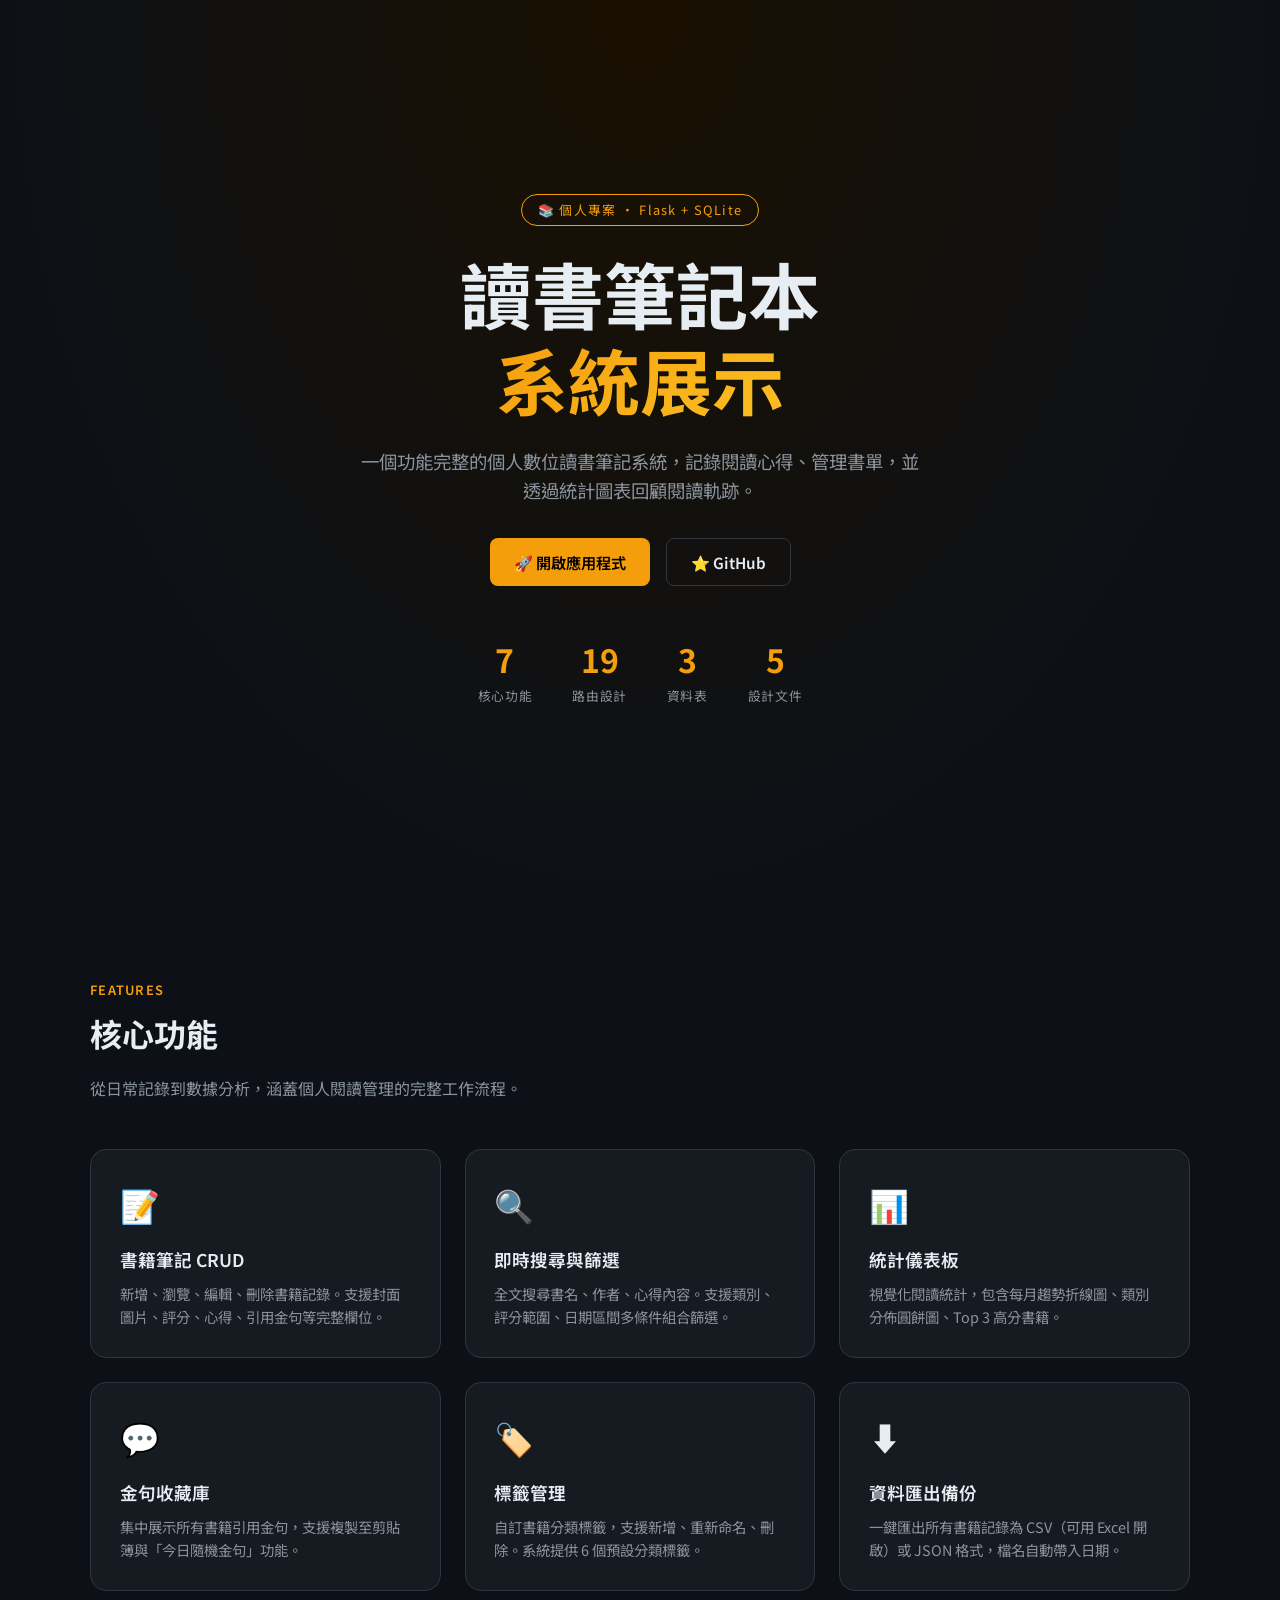
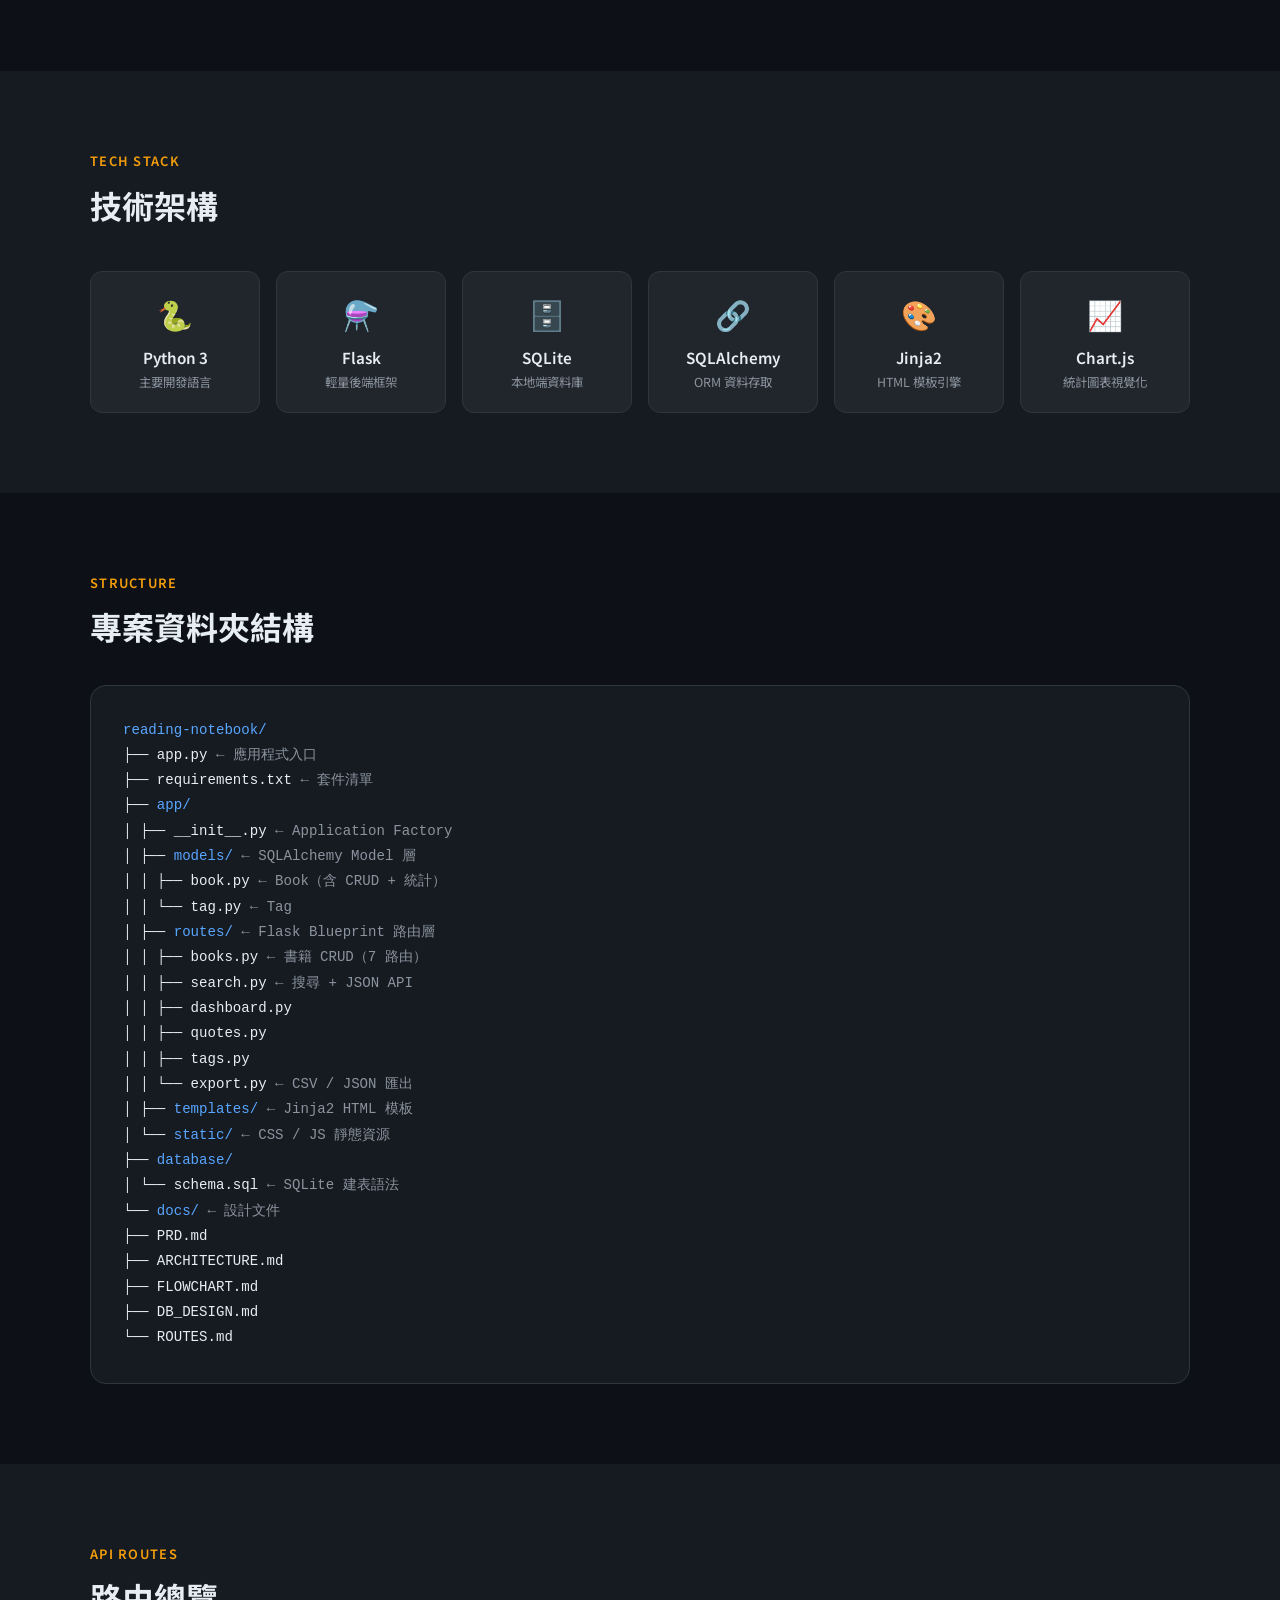
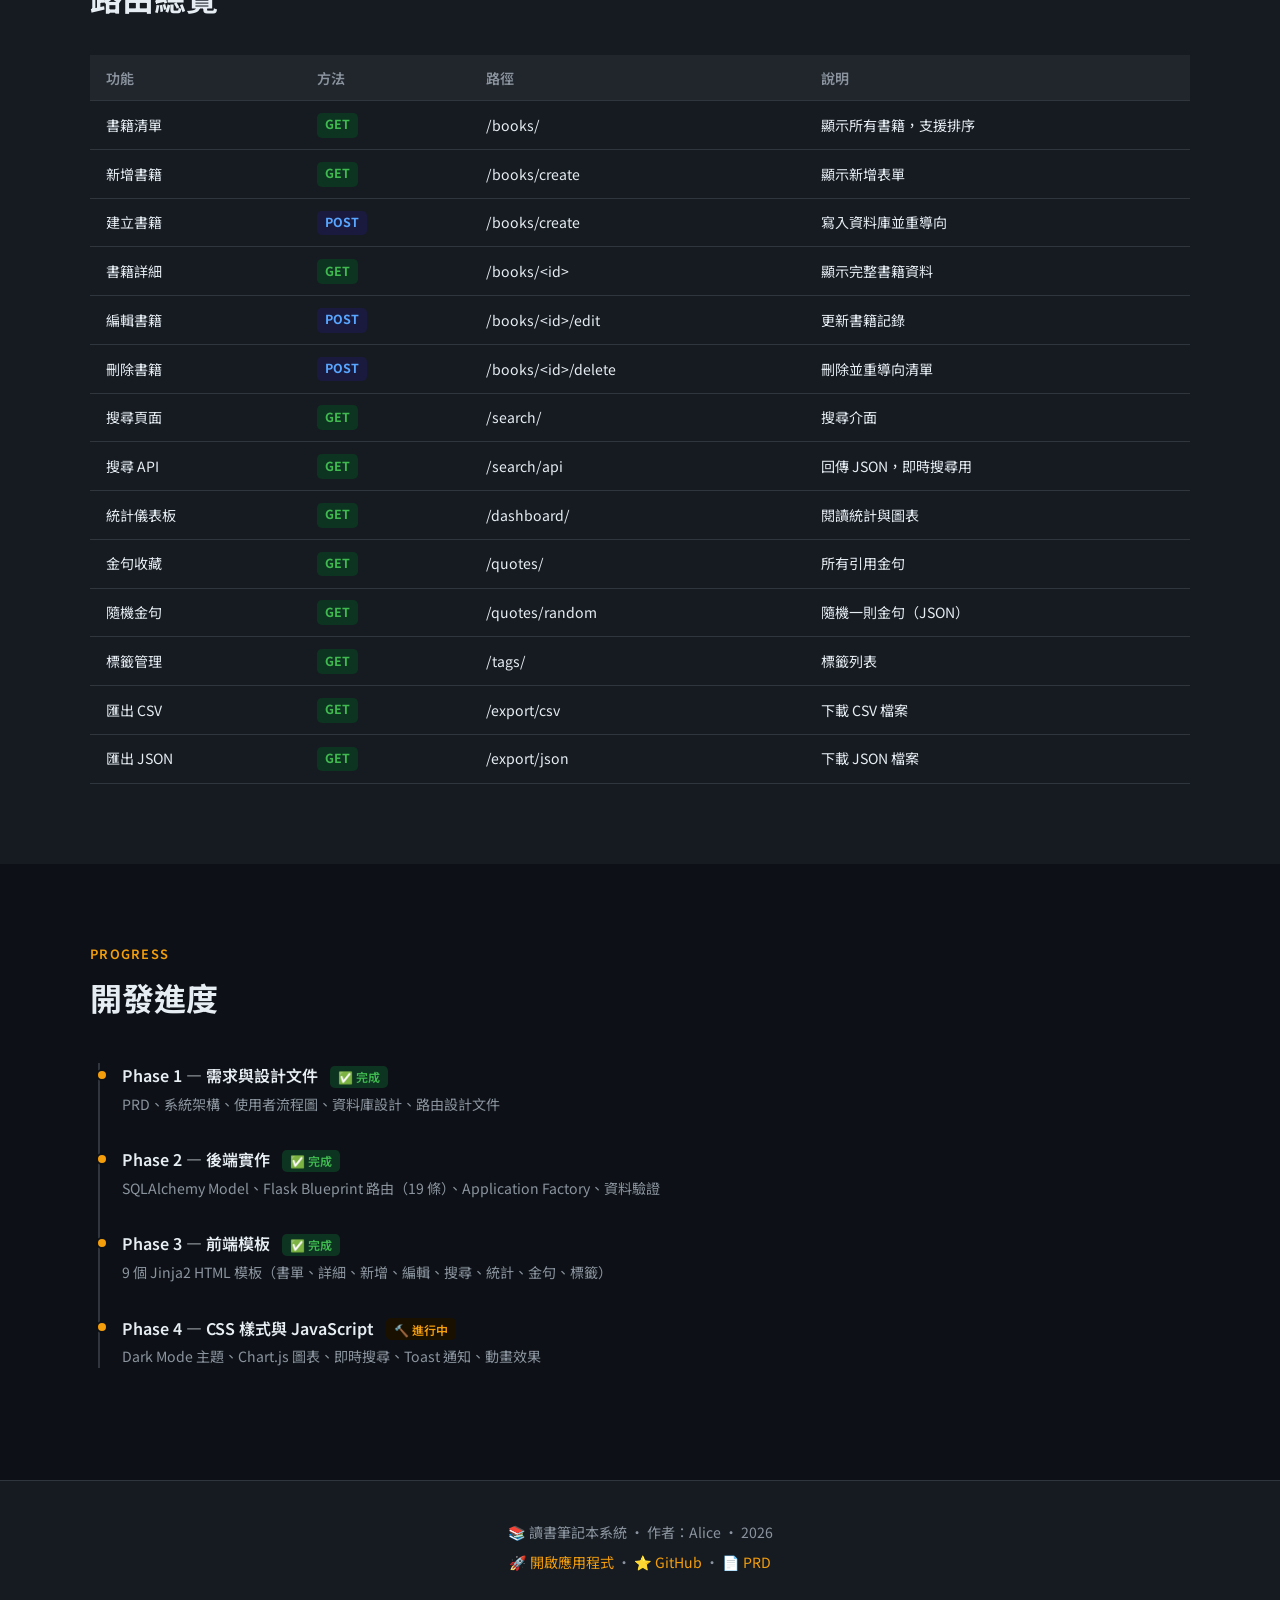
<file: index.html>
<!DOCTYPE html>
<html lang="zh-Hant">
<head>
<meta charset="UTF-8">
<meta name="viewport" content="width=device-width, initial-scale=1.0">
<title>讀書筆記本系統 — 專案展示</title>
<link rel="preconnect" href="https://fonts.googleapis.com">
<link href="https://fonts.googleapis.com/css2?family=Noto+Sans+TC:wght@300;400;600;700&display=swap" rel="stylesheet">
<style>
  :root {
    --bg: #0d1117; --surface: #161b22; --surface2: #21262d;
    --border: #30363d; --accent: #f59e0b; --accent2: #fbbf24;
    --text: #e6edf3; --muted: #8b949e; --green: #3fb950;
    --blue: #58a6ff; --purple: #bc8cff;
  }
  *{margin:0;padding:0;box-sizing:border-box}
  body{background:var(--bg);color:var(--text);font-family:'Noto Sans TC',sans-serif;line-height:1.6}
  a{color:var(--accent);text-decoration:none}

  /* HERO */
  .hero{min-height:100vh;display:flex;flex-direction:column;align-items:center;justify-content:center;
    text-align:center;padding:2rem;background:radial-gradient(ellipse at 50% 0%,#1a1000 0%,var(--bg) 70%)}
  .hero-badge{display:inline-block;padding:.3rem 1rem;border:1px solid var(--accent);border-radius:999px;
    font-size:.8rem;color:var(--accent);margin-bottom:1.5rem;letter-spacing:.1em}
  .hero h1{font-size:clamp(2.5rem,6vw,4.5rem);font-weight:700;line-height:1.2;margin-bottom:1rem}
  .hero h1 span{background:linear-gradient(135deg,var(--accent),var(--accent2));-webkit-background-clip:text;-webkit-text-fill-color:transparent}
  .hero p{font-size:1.15rem;color:var(--muted);max-width:560px;margin:.5rem auto 2rem}
  .hero-btns{display:flex;gap:1rem;flex-wrap:wrap;justify-content:center}
  .btn{display:inline-flex;align-items:center;gap:.4rem;padding:.7rem 1.5rem;border-radius:.5rem;
    font-weight:600;font-size:.95rem;transition:.2s}
  .btn-primary{background:var(--accent);color:#000}
  .btn-primary:hover{background:var(--accent2);transform:translateY(-2px)}
  .btn-outline{border:1px solid var(--border);color:var(--text)}
  .btn-outline:hover{border-color:var(--accent);color:var(--accent);transform:translateY(-2px)}
  .hero-stats{display:flex;gap:2.5rem;margin-top:3rem;flex-wrap:wrap;justify-content:center}
  .stat{text-align:center}
  .stat-num{font-size:2rem;font-weight:700;color:var(--accent)}
  .stat-label{font-size:.8rem;color:var(--muted);letter-spacing:.05em}

  /* SECTION */
  section{padding:5rem 1.5rem}
  .container{max-width:1100px;margin:0 auto}
  .section-tag{font-size:.8rem;color:var(--accent);letter-spacing:.1em;font-weight:600;margin-bottom:.5rem}
  .section-title{font-size:2rem;font-weight:700;margin-bottom:1rem}
  .section-sub{color:var(--muted);max-width:500px}

  /* FEATURES */
  .features-grid{display:grid;grid-template-columns:repeat(auto-fit,minmax(300px,1fr));gap:1.5rem;margin-top:3rem}
  .feat-card{background:var(--surface);border:1px solid var(--border);border-radius:1rem;padding:1.8rem;
    transition:.3s}
  .feat-card:hover{border-color:var(--accent);transform:translateY(-4px)}
  .feat-icon{font-size:2rem;margin-bottom:1rem}
  .feat-card h3{font-size:1.1rem;font-weight:600;margin-bottom:.5rem}
  .feat-card p{color:var(--muted);font-size:.9rem}

  /* TECH STACK */
  .tech-section{background:var(--surface)}
  .tech-grid{display:grid;grid-template-columns:repeat(auto-fit,minmax(160px,1fr));gap:1rem;margin-top:2.5rem}
  .tech-card{background:var(--surface2);border:1px solid var(--border);border-radius:.75rem;padding:1.2rem;
    text-align:center;transition:.2s}
  .tech-card:hover{border-color:var(--blue)}
  .tech-icon{font-size:1.8rem;margin-bottom:.5rem}
  .tech-name{font-weight:600;font-size:.95rem}
  .tech-desc{color:var(--muted);font-size:.78rem;margin-top:.2rem}

  /* FILE TREE */
  .tree-section{background:var(--bg)}
  .tree-box{background:var(--surface);border:1px solid var(--border);border-radius:1rem;padding:2rem;
    font-family:'Courier New',monospace;font-size:.88rem;overflow-x:auto;margin-top:2rem}
  .tree-box .dir{color:var(--blue)}
  .tree-box .file{color:var(--text)}
  .tree-box .comment{color:var(--muted)}
  .tree-line{display:block;line-height:1.8}

  /* ROUTES */
  .routes-section{background:var(--surface)}
  .routes-table{width:100%;border-collapse:collapse;margin-top:2rem;font-size:.88rem}
  .routes-table th{background:var(--surface2);padding:.7rem 1rem;text-align:left;
    border-bottom:1px solid var(--border);color:var(--muted);font-weight:600}
  .routes-table td{padding:.7rem 1rem;border-bottom:1px solid var(--border)}
  .routes-table tr:hover td{background:var(--surface2)}
  .method{display:inline-block;padding:.15rem .5rem;border-radius:.3rem;font-weight:700;font-size:.78rem}
  .get{background:#0d3321;color:var(--green)}
  .post{background:#1a1a3e;color:var(--blue)}

  /* TIMELINE */
  .timeline{position:relative;padding-left:2rem;margin-top:2.5rem}
  .timeline::before{content:'';position:absolute;left:.5rem;top:0;bottom:0;width:2px;background:var(--border)}
  .tl-item{position:relative;margin-bottom:2rem}
  .tl-dot{position:absolute;left:-1.6rem;top:.35rem;width:12px;height:12px;border-radius:50%;
    background:var(--accent);border:2px solid var(--bg)}
  .tl-item h4{font-weight:600;margin-bottom:.25rem}
  .tl-item p{color:var(--muted);font-size:.88rem}
  .tl-badge{display:inline-block;padding:.1rem .5rem;border-radius:.3rem;font-size:.75rem;
    font-weight:600;margin-left:.5rem}
  .done{background:#0d3321;color:var(--green)}
  .wip{background:#1a1000;color:var(--accent)}

  /* FOOTER */
  footer{background:var(--surface);border-top:1px solid var(--border);padding:2.5rem 1.5rem;text-align:center}
  footer p{color:var(--muted);font-size:.88rem}

  /* SCROLL REVEAL */
  .reveal{opacity:0;transform:translateY(24px);transition:.6s ease}
  .reveal.visible{opacity:1;transform:none}
</style>
</head>
<body>

<!-- HERO -->
<section class="hero">
  <div class="hero-badge">📚 個人專案 · Flask + SQLite</div>
  <h1>讀書筆記本<br><span>系統展示</span></h1>
  <p>一個功能完整的個人數位讀書筆記系統，記錄閱讀心得、管理書單，並透過統計圖表回顧閱讀軌跡。</p>
  <div class="hero-btns">
    <a href="http://localhost:5000" class="btn btn-primary">🚀 開啟應用程式</a>
    <a href="https://github.com/D1398962/web_app_development" class="btn btn-outline" target="_blank">⭐ GitHub</a>
  </div>
  <div class="hero-stats">
    <div class="stat"><div class="stat-num">7</div><div class="stat-label">核心功能</div></div>
    <div class="stat"><div class="stat-num">19</div><div class="stat-label">路由設計</div></div>
    <div class="stat"><div class="stat-num">3</div><div class="stat-label">資料表</div></div>
    <div class="stat"><div class="stat-num">5</div><div class="stat-label">設計文件</div></div>
  </div>
</section>

<!-- FEATURES -->
<section>
  <div class="container reveal">
    <div class="section-tag">FEATURES</div>
    <h2 class="section-title">核心功能</h2>
    <p class="section-sub">從日常記錄到數據分析，涵蓋個人閱讀管理的完整工作流程。</p>
    <div class="features-grid">
      <div class="feat-card">
        <div class="feat-icon">📝</div>
        <h3>書籍筆記 CRUD</h3>
        <p>新增、瀏覽、編輯、刪除書籍記錄。支援封面圖片、評分、心得、引用金句等完整欄位。</p>
      </div>
      <div class="feat-card">
        <div class="feat-icon">🔍</div>
        <h3>即時搜尋與篩選</h3>
        <p>全文搜尋書名、作者、心得內容。支援類別、評分範圍、日期區間多條件組合篩選。</p>
      </div>
      <div class="feat-card">
        <div class="feat-icon">📊</div>
        <h3>統計儀表板</h3>
        <p>視覺化閱讀統計，包含每月趨勢折線圖、類別分佈圓餅圖、Top 3 高分書籍。</p>
      </div>
      <div class="feat-card">
        <div class="feat-icon">💬</div>
        <h3>金句收藏庫</h3>
        <p>集中展示所有書籍引用金句，支援複製至剪貼簿與「今日隨機金句」功能。</p>
      </div>
      <div class="feat-card">
        <div class="feat-icon">🏷️</div>
        <h3>標籤管理</h3>
        <p>自訂書籍分類標籤，支援新增、重新命名、刪除。系統提供 6 個預設分類標籤。</p>
      </div>
      <div class="feat-card">
        <div class="feat-icon">⬇️</div>
        <h3>資料匯出備份</h3>
        <p>一鍵匯出所有書籍記錄為 CSV（可用 Excel 開啟）或 JSON 格式，檔名自動帶入日期。</p>
      </div>
    </div>
  </div>
</section>

<!-- TECH STACK -->
<section class="tech-section">
  <div class="container reveal">
    <div class="section-tag">TECH STACK</div>
    <h2 class="section-title">技術架構</h2>
    <div class="tech-grid">
      <div class="tech-card">
        <div class="tech-icon">🐍</div>
        <div class="tech-name">Python 3</div>
        <div class="tech-desc">主要開發語言</div>
      </div>
      <div class="tech-card">
        <div class="tech-icon">⚗️</div>
        <div class="tech-name">Flask</div>
        <div class="tech-desc">輕量後端框架</div>
      </div>
      <div class="tech-card">
        <div class="tech-icon">🗄️</div>
        <div class="tech-name">SQLite</div>
        <div class="tech-desc">本地端資料庫</div>
      </div>
      <div class="tech-card">
        <div class="tech-icon">🔗</div>
        <div class="tech-name">SQLAlchemy</div>
        <div class="tech-desc">ORM 資料存取</div>
      </div>
      <div class="tech-card">
        <div class="tech-icon">🎨</div>
        <div class="tech-name">Jinja2</div>
        <div class="tech-desc">HTML 模板引擎</div>
      </div>
      <div class="tech-card">
        <div class="tech-icon">📈</div>
        <div class="tech-name">Chart.js</div>
        <div class="tech-desc">統計圖表視覺化</div>
      </div>
    </div>
  </div>
</section>

<!-- FILE TREE -->
<section class="tree-section">
  <div class="container reveal">
    <div class="section-tag">STRUCTURE</div>
    <h2 class="section-title">專案資料夾結構</h2>
    <div class="tree-box">
      <span class="tree-line"><span class="dir">reading-notebook/</span></span>
      <span class="tree-line">├── <span class="file">app.py</span>             <span class="comment">← 應用程式入口</span></span>
      <span class="tree-line">├── <span class="file">requirements.txt</span>   <span class="comment">← 套件清單</span></span>
      <span class="tree-line">├── <span class="dir">app/</span></span>
      <span class="tree-line">│   ├── <span class="file">__init__.py</span>    <span class="comment">← Application Factory</span></span>
      <span class="tree-line">│   ├── <span class="dir">models/</span>        <span class="comment">← SQLAlchemy Model 層</span></span>
      <span class="tree-line">│   │   ├── <span class="file">book.py</span>    <span class="comment">← Book（含 CRUD + 統計）</span></span>
      <span class="tree-line">│   │   └── <span class="file">tag.py</span>     <span class="comment">← Tag</span></span>
      <span class="tree-line">│   ├── <span class="dir">routes/</span>        <span class="comment">← Flask Blueprint 路由層</span></span>
      <span class="tree-line">│   │   ├── <span class="file">books.py</span>   <span class="comment">← 書籍 CRUD（7 路由）</span></span>
      <span class="tree-line">│   │   ├── <span class="file">search.py</span>  <span class="comment">← 搜尋 + JSON API</span></span>
      <span class="tree-line">│   │   ├── <span class="file">dashboard.py</span></span>
      <span class="tree-line">│   │   ├── <span class="file">quotes.py</span></span>
      <span class="tree-line">│   │   ├── <span class="file">tags.py</span></span>
      <span class="tree-line">│   │   └── <span class="file">export.py</span>  <span class="comment">← CSV / JSON 匯出</span></span>
      <span class="tree-line">│   ├── <span class="dir">templates/</span>     <span class="comment">← Jinja2 HTML 模板</span></span>
      <span class="tree-line">│   └── <span class="dir">static/</span>        <span class="comment">← CSS / JS 靜態資源</span></span>
      <span class="tree-line">├── <span class="dir">database/</span></span>
      <span class="tree-line">│   └── <span class="file">schema.sql</span>     <span class="comment">← SQLite 建表語法</span></span>
      <span class="tree-line">└── <span class="dir">docs/</span>               <span class="comment">← 設計文件</span></span>
      <span class="tree-line">    ├── <span class="file">PRD.md</span></span>
      <span class="tree-line">    ├── <span class="file">ARCHITECTURE.md</span></span>
      <span class="tree-line">    ├── <span class="file">FLOWCHART.md</span></span>
      <span class="tree-line">    ├── <span class="file">DB_DESIGN.md</span></span>
      <span class="tree-line">    └── <span class="file">ROUTES.md</span></span>
    </div>
  </div>
</section>

<!-- ROUTES -->
<section class="routes-section">
  <div class="container reveal">
    <div class="section-tag">API ROUTES</div>
    <h2 class="section-title">路由總覽</h2>
    <table class="routes-table">
      <thead>
        <tr><th>功能</th><th>方法</th><th>路徑</th><th>說明</th></tr>
      </thead>
      <tbody>
        <tr><td>書籍清單</td><td><span class="method get">GET</span></td><td>/books/</td><td>顯示所有書籍，支援排序</td></tr>
        <tr><td>新增書籍</td><td><span class="method get">GET</span></td><td>/books/create</td><td>顯示新增表單</td></tr>
        <tr><td>建立書籍</td><td><span class="method post">POST</span></td><td>/books/create</td><td>寫入資料庫並重導向</td></tr>
        <tr><td>書籍詳細</td><td><span class="method get">GET</span></td><td>/books/&lt;id&gt;</td><td>顯示完整書籍資料</td></tr>
        <tr><td>編輯書籍</td><td><span class="method post">POST</span></td><td>/books/&lt;id&gt;/edit</td><td>更新書籍記錄</td></tr>
        <tr><td>刪除書籍</td><td><span class="method post">POST</span></td><td>/books/&lt;id&gt;/delete</td><td>刪除並重導向清單</td></tr>
        <tr><td>搜尋頁面</td><td><span class="method get">GET</span></td><td>/search/</td><td>搜尋介面</td></tr>
        <tr><td>搜尋 API</td><td><span class="method get">GET</span></td><td>/search/api</td><td>回傳 JSON，即時搜尋用</td></tr>
        <tr><td>統計儀表板</td><td><span class="method get">GET</span></td><td>/dashboard/</td><td>閱讀統計與圖表</td></tr>
        <tr><td>金句收藏</td><td><span class="method get">GET</span></td><td>/quotes/</td><td>所有引用金句</td></tr>
        <tr><td>隨機金句</td><td><span class="method get">GET</span></td><td>/quotes/random</td><td>隨機一則金句（JSON）</td></tr>
        <tr><td>標籤管理</td><td><span class="method get">GET</span></td><td>/tags/</td><td>標籤列表</td></tr>
        <tr><td>匯出 CSV</td><td><span class="method get">GET</span></td><td>/export/csv</td><td>下載 CSV 檔案</td></tr>
        <tr><td>匯出 JSON</td><td><span class="method get">GET</span></td><td>/export/json</td><td>下載 JSON 檔案</td></tr>
      </tbody>
    </table>
  </div>
</section>

<!-- TIMELINE -->
<section>
  <div class="container reveal">
    <div class="section-tag">PROGRESS</div>
    <h2 class="section-title">開發進度</h2>
    <div class="timeline">
      <div class="tl-item">
        <div class="tl-dot"></div>
        <h4>Phase 1 — 需求與設計文件 <span class="tl-badge done">✅ 完成</span></h4>
        <p>PRD、系統架構、使用者流程圖、資料庫設計、路由設計文件</p>
      </div>
      <div class="tl-item">
        <div class="tl-dot"></div>
        <h4>Phase 2 — 後端實作 <span class="tl-badge done">✅ 完成</span></h4>
        <p>SQLAlchemy Model、Flask Blueprint 路由（19 條）、Application Factory、資料驗證</p>
      </div>
      <div class="tl-item">
        <div class="tl-dot"></div>
        <h4>Phase 3 — 前端模板 <span class="tl-badge done">✅ 完成</span></h4>
        <p>9 個 Jinja2 HTML 模板（書單、詳細、新增、編輯、搜尋、統計、金句、標籤）</p>
      </div>
      <div class="tl-item">
        <div class="tl-dot"></div>
        <h4>Phase 4 — CSS 樣式與 JavaScript <span class="tl-badge wip">🔨 進行中</span></h4>
        <p>Dark Mode 主題、Chart.js 圖表、即時搜尋、Toast 通知、動畫效果</p>
      </div>
    </div>
  </div>
</section>

<!-- FOOTER -->
<footer>
  <p>📚 讀書筆記本系統 · 作者：Alice · 2026</p>
  <p style="margin-top:.5rem">
    <a href="http://localhost:5000">🚀 開啟應用程式</a> ·
    <a href="https://github.com/D1398962/web_app_development">⭐ GitHub</a> ·
    <a href="docs/PRD.md">📄 PRD</a>
  </p>
</footer>

<script>
  const observer = new IntersectionObserver(entries => {
    entries.forEach(e => { if (e.isIntersecting) e.target.classList.add('visible') })
  }, { threshold: 0.1 })
  document.querySelectorAll('.reveal').forEach(el => observer.observe(el))
</script>
</body>
</html>
</file>
